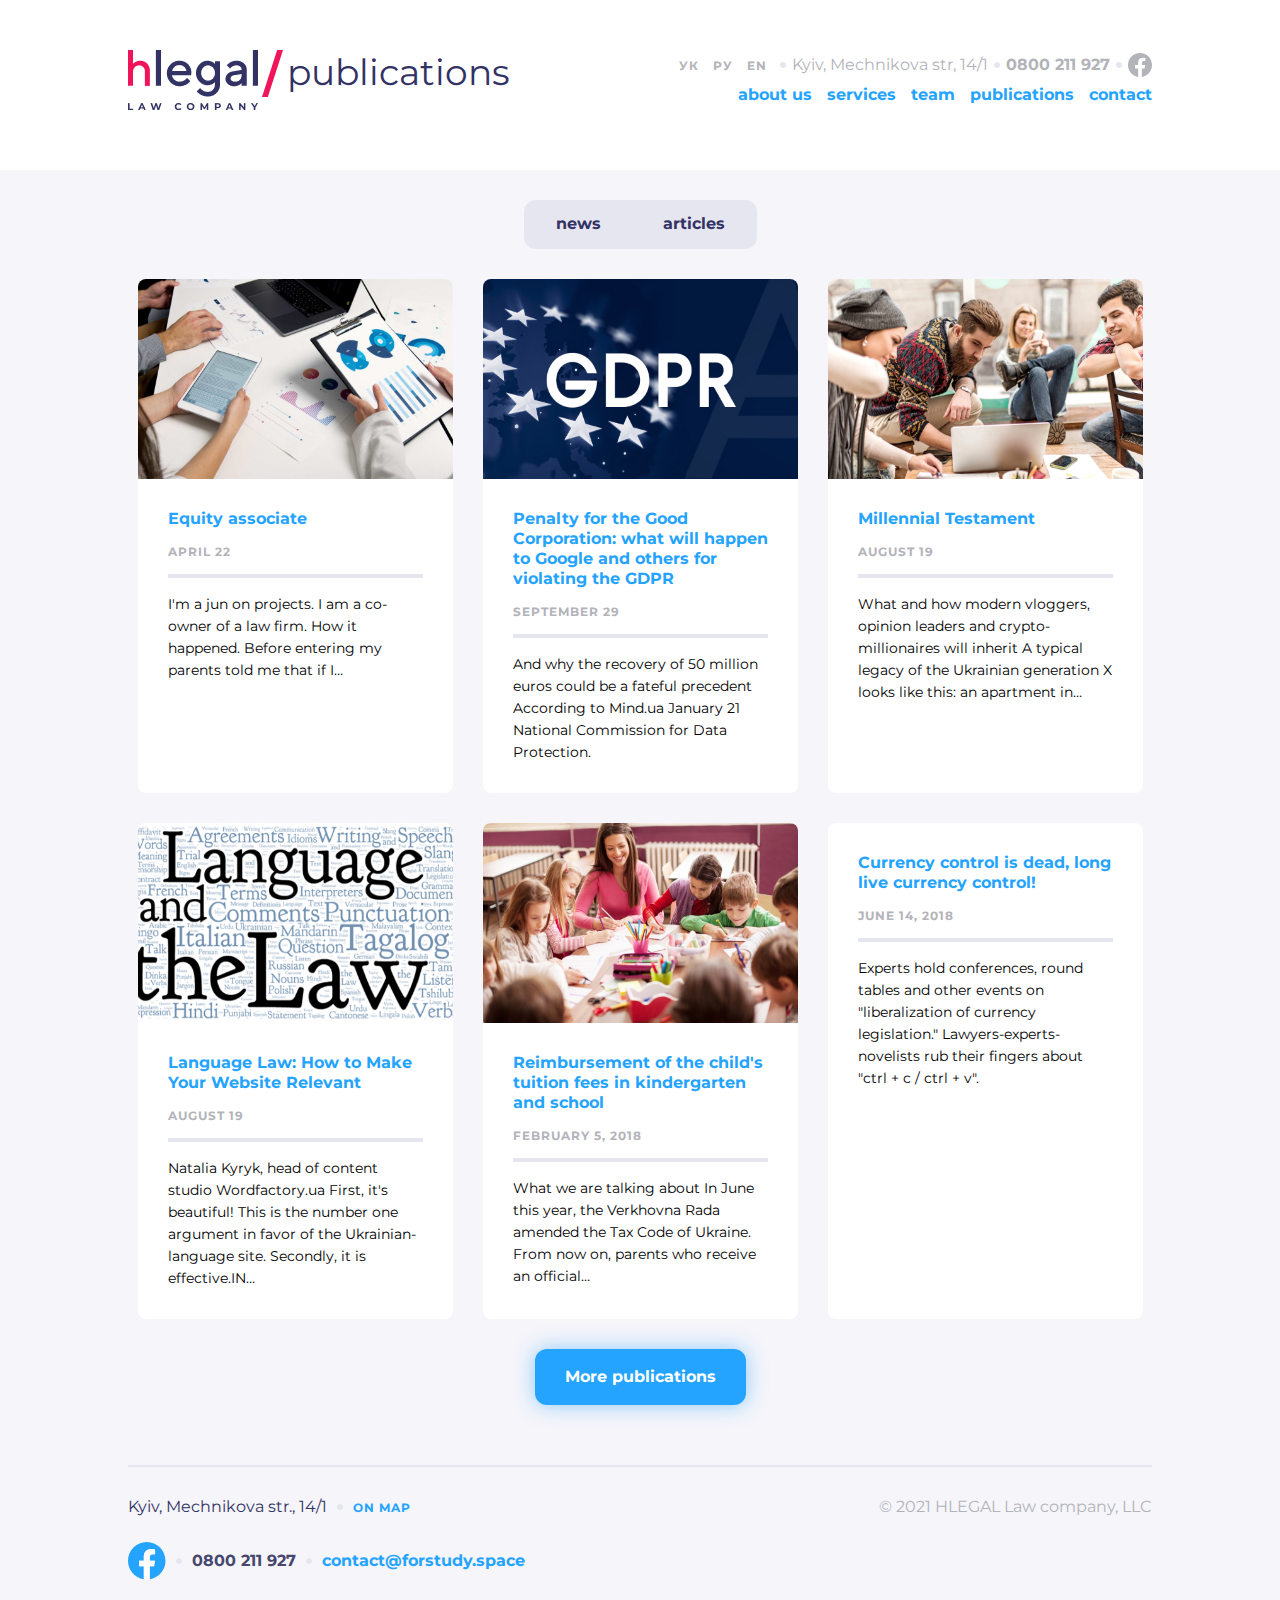
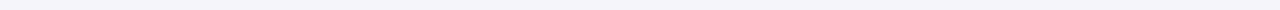
<file: index.html>
<!DOCTYPE html>
<html lang="ru">

<head>
    <meta charset="UTF-8">
    <meta http-equiv="X-UA-Compatible" content="IE=edge">
    <meta name="viewport" content="width=device-width, initial-scale=1.0">
    <title>HW16_Lesson_19</title>
    <link rel="stylesheet" href="./css/style.css">
    <link rel="stylesheet" href="./css/media.css">
</head>

<body class="flex flex-col min-h-screen">
    <header class="header">
        <div class="container">
            <div class="wrapper flex justify-between wrap">
                <div class="up-header flex items-center">
                    <div class="flex items-center">
                        <form class="form-languages ">
                            <label>
                                <input type="radio" name="lang">
                                <span class="language">УК</span>
                            </label>
                        </form>
                        <form class="form-languages">
                            <label>
                                <input type="radio" name="lang">
                                <span class="language">РУ</span>
                            </label>
                        </form>
                        <form class="form-languages">
                            <label>
                                <input type="radio" name="lang">
                                <span class="language">EN</span>
                            </label>
                        </form>
                    </div>
                    <div class="contacts flex items-center">
                        <span class="dot"></span>
                        <span class="adress">Kyiv, Mechnikova str, 14/1</span>
                        <span class="dot"></span>
                        <a href="tel:0800211927" class="tel">0800 211 927</a>
                        <span class="dot"></span>
                        <a href="https://www.facebook.com/" target="_blank" rel="nofollow noopener">
                            <svg width="24" height="24" viewBox="0 0 24 24" fill="currentColor"
                                xmlns="http://www.w3.org/2000/svg">
                                <path
                                    d="M24 12.0733C24 5.40541 18.6274 0 12 0C5.37258 0 0 5.40541 0 12.0733C0 18.0995 4.38823 23.0943 10.125 24V15.5633H7.07813V12.0733H10.125V9.41343C10.125 6.38755 11.9165 4.71615 14.6576 4.71615C15.9705 4.71615 17.3438 4.95195 17.3438 4.95195V7.92313H15.8306C14.3399 7.92313 13.875 8.85379 13.875 9.80857V12.0733H17.2031L16.6711 15.5633H13.875V24C19.6118 23.0943 24 18.0995 24 12.0733Z"
                                    fill="currentColor" />
                            </svg>
                        </a>
                    </div>
                </div>
                <div class="logo flex">
                    <img src="./images/Logo.png" alt="Logo">
                    <svg class="slash" width="21" height="47" viewBox="0 0 21 47" fill="none"
                        xmlns="http://www.w3.org/2000/svg">
                        <path fill-rule="evenodd" clip-rule="evenodd" d="M15.1752 0H21L5.82482 47H0L15.1752 0Z"
                            fill="#F0145A" />
                    </svg>
                    <span class="text-logo">publications</span>
                </div>
                <div class="burger-menu flex items-center">
                    <input type="checkbox" class="checkbox">
                    <p class="burger">
                        <span></span>
                        <span></span>
                        <span></span>
                        <span></span>
                    </p>
                    <nav class="nav">
                        <ul class="links">
                            <li><a href="#" class="link">about us</a></li>
                            <li><a href="#" class="link background">services</a></li>
                            <li><a href="#" class="link background">team</a></li>
                            <li><a href="#" class="link background">publications</a></li>
                            <li><a href="#" class="link background">contact</a></li>
                        </ul>
                    </nav>
                </div>
            </div>
        </div>
    </header>
    <main class="flex-1">
        <section class="publications">
            <div class="container line">
                <div class="wrapper flex flex-col">
                    <div class="btn-center flex">
                        <div class="btn-wrapper flex">
                            <form class="btn-form">
                                <label>
                                    <input type="radio" name="news">
                                    <span class="btn">news</span>
                                </label>
                            </form>
                            <form class="btn-form">
                                <label>
                                    <input type="radio" name="news">
                                    <span class="btn">articles</span>
                                </label>
                            </form>
                        </div>
                    </div>
                    <div class="card-wrapper flex justify-between wrap">
                        <div class="card">
                            <img src="./images/meeting.jpg" alt="meeting">
                            <div class="card-text">
                                <a href="#">
                                    <h3>Equity associate</h3>
                                </a>
                                <p class="data">April 22</p>
                                <a href="#" class="description">
                                    <p>I'm a jun on projects. I am a co-owner of a law firm. How it happened.
                                        Before entering my parents told me that if I…
                                    </p>
                                </a>
                            </div>
                        </div>
                        <div class="card">
                            <img src="./images/gdpr.jpg" alt="picture">
                            <div class="card-text">
                                <a href="#">
                                    <h3>Penalty for the Good Corporation: what will happen to Google and others for
                                        violating the GDPR</h3>
                                </a>
                                <p class="data">September 29</p>
                                <a href="#" class="description">
                                    <p>
                                        And why the recovery of 50 million euros could be a fateful precedent
                                        According to Mind.ua January 21 National Commission for Data Protection.
                                    </p>
                                </a>
                            </div>
                        </div>
                        <div class="card">
                            <img src="./images/meeting2.jpg" alt="meeting">
                            <div class="card-text">
                                <a href="#">
                                    <h3>Millennial Testament</h3>
                                </a>
                                <p class="data">August 19</p>
                                <a href="#" class="description">
                                    <p>
                                        What and how modern vloggers, opinion leaders and crypto-millionaires will
                                        inherit A
                                        typical
                                        legacy of the Ukrainian generation X looks like this: an apartment in…
                                    </p>
                                </a>
                            </div>
                        </div>
                        <div class="card">
                            <img src="./images/leters.jpg" alt="leters">
                            <div class="card-text">
                                <a href="#">
                                    <h3>Language Law: How to Make Your Website Relevant</h3>
                                </a>
                                <p class="data">August 19</p>
                                <a href="#" class="description">
                                    <p>
                                        Natalia Kyryk, head of content studio Wordfactory.ua First, it's beautiful! This
                                        is the number one argument in favor of the Ukrainian-language site. Secondly, it
                                        is effective.IN…
                                    </p>
                                </a>
                            </div>
                        </div>
                        <div class="card">
                            <img src="./images/meeting3.jpg" alt="meeting">
                            <div class="card-text">
                                <a href="#">
                                    <h3>Reimbursement of the child's tuition fees in kindergarten and school</h3>
                                </a>
                                <p class="data">February 5, 2018</p>
                                <a href="#" class="description">
                                    <p>
                                        What we are talking about In June this year, the Verkhovna Rada amended the Tax
                                        Code of Ukraine. From now on, parents who receive an official…
                                    </p>
                                </a>
                            </div>
                        </div>
                        <div class="card">
                            <div class="card-text">
                                <a href="#">
                                    <h3>Currency control is dead, long live currency control!</h3>
                                </a>
                                <p class="data">June 14, 2018</p>
                                <a href="#" class="description">
                                    <p>
                                        Experts hold conferences, round tables and other events on "liberalization of
                                        currency legislation." Lawyers-experts-novelists rub their fingers about "ctrl +
                                        c / ctrl + v".
                                    </p>
                                </a>
                            </div>
                        </div>
                    </div>
                    <a href="#" class="btn-center flex">
                        <p class="btn btn-blue">More publications</p>
                    </a>
                </div>
            </div>
        </section>
    </main>
    <footer class="footer">
        <div class="container">
            <div class="wrapper flex flex-col items-center wrap">
                <div class="adress-footer flex items-center">
                    <span class="adress">Kyiv, Mechnikova str., 14/1</span>
                    <span class="dot"></span>
                    <a href="https://goo.gl/maps/D9Z2hyHaym2jxvPWA" class="map" target="_blank"
                        rel="nofollow noopener">On map</a>
                </div>
                <div class="contacts flex flex-col items-center">
                    <a href="https://www.facebook.com/" target="_blank" rel="nofollow noopener">
                        <svg xmlns="http://www.w3.org/2000/svg" width="38" height="38" data-name="Ebene 1"
                            viewBox="0 0 1038 1038">
                            <path fill="currentColor"
                                d="M1024,512C1024,229.23016,794.76978,0,512,0S0,229.23016,0,512c0,255.554,187.231,467.37012,432,505.77777V660H302V512H432V399.2C432,270.87982,508.43854,200,625.38922,200,681.40765,200,740,210,740,210V336H675.43713C611.83508,336,592,375.46667,592,415.95728V512H734L711.3,660H592v357.77777C836.769,979.37012,1024,767.554,1024,512Z" />
                            <path fill="#fff"
                                d="M711.3,660,734,512H592V415.95728C592,375.46667,611.83508,336,675.43713,336H740V210s-58.59235-10-114.61078-10C508.43854,200,432,270.87982,432,399.2V512H302V660H432v357.77777a517.39619,517.39619,0,0,0,160,0V660Z" />
                        </svg>
                    </a>
                    <span class="dot"></span>
                    <a href="tel:0800211927" class="tel">0800 211 927</a>
                    <span class="dot"></span>
                    <a href="mailto:contact@forstudy.space" class="mail">contact@forstudy.space</a>
                </div>
                <p class="copyright text-center">© 2021 HLEGAL Law company, LLC</p>
            </div>
        </div>
    </footer>
</body>

</html>
</file>
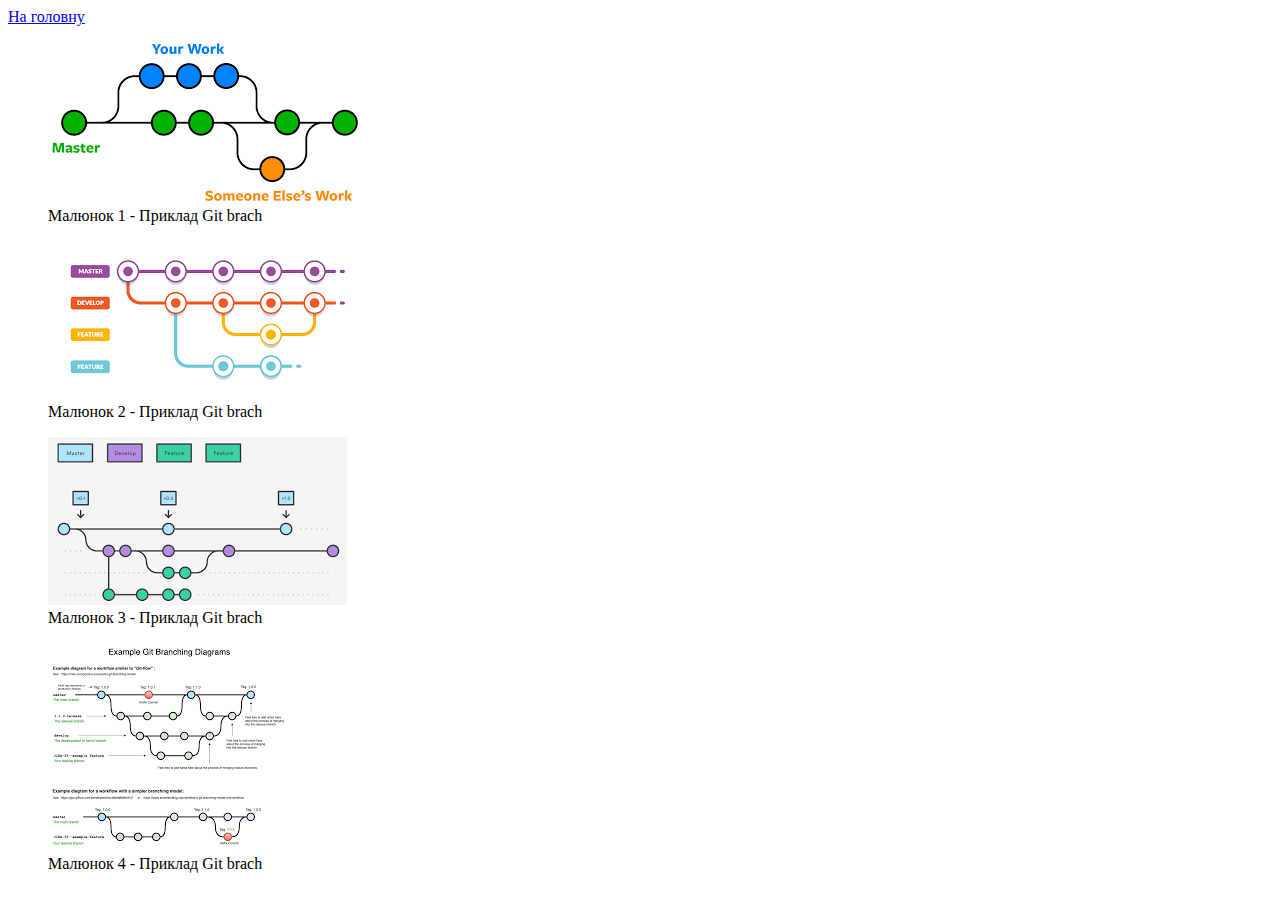
<file: gallery.html>
<!DOCTYPE html>
<html lang="ru">

<head>
    <meta charset="UTF-8">
    <meta http-equiv="X-UA-Compatible" content="IE=edge">
    <meta name="viewport" content="width=device-width, initial-scale=1.0">
    <title>Галерея</title>
</head>

<body>
    <header>
        <a href="index.html">На головну</a>
    </header>
    <main>
        <figure>
            <img src="./Images/git_branch.png" alt="Приклад Git brach">
            <figcaption>
                Малюнок 1 - Приклад Git brach
            </figcaption>
        </figure>
        <figure>
            <img src="./Images/git_branch1.png" alt="Приклад Git brach">
            <figcaption>
                Малюнок 2 - Приклад Git brach
            </figcaption>
        </figure>
        <figure>
            <img src="./Images/git_branch2.png" alt="Приклад Git brach">
            <figcaption>
                Малюнок 3 - Приклад Git brach
            </figcaption>
        </figure>
        <figure>
            <img src="./Images/git_branch3.png" alt="Приклад Git brach">
            <figcaption>
                Малюнок 4 - Приклад Git brach
            </figcaption>
        </figure>
    </main>
</body>

</html>
</file>
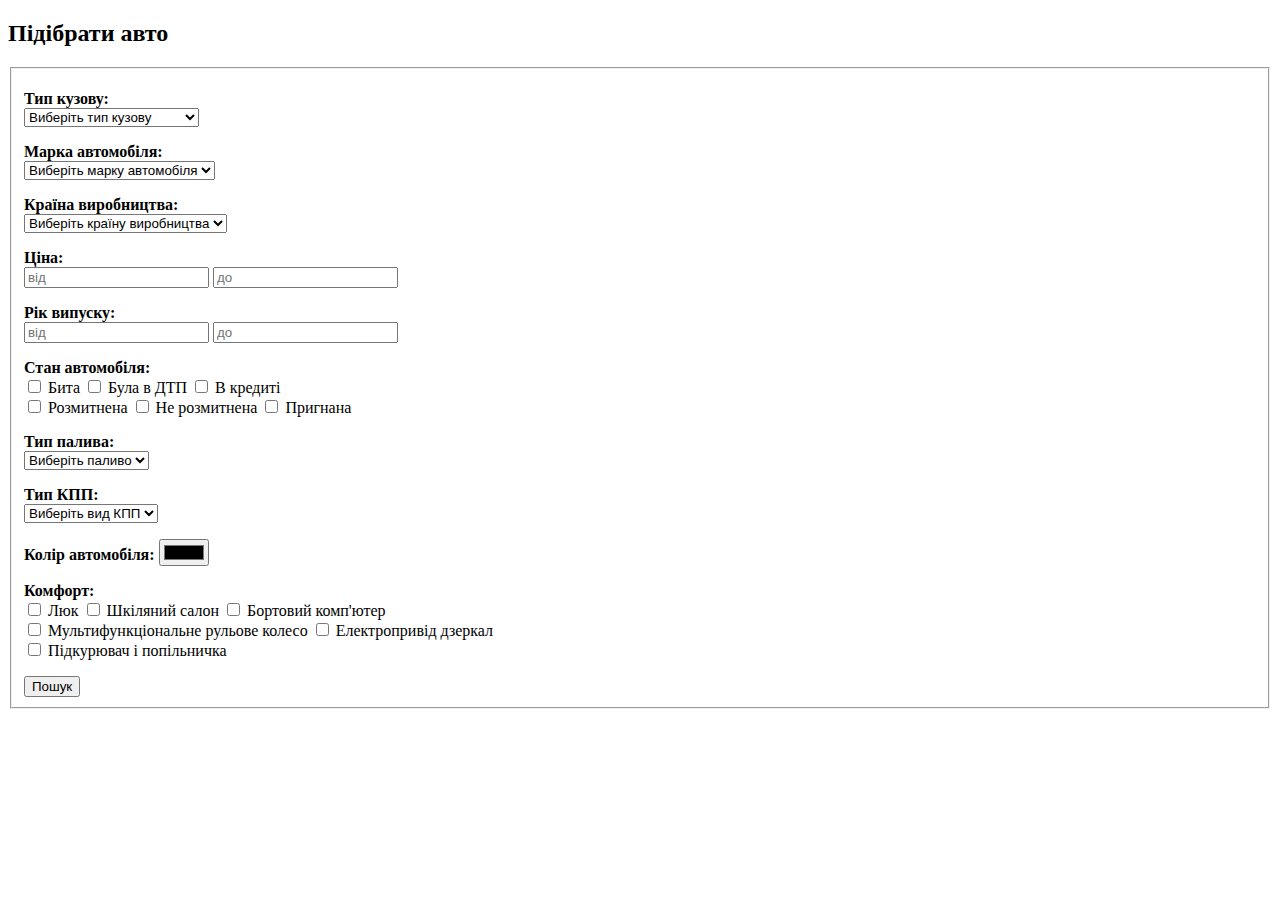
<file: search.html>
<!DOCTYPE html>
<html lang="ru">

<head>
    <meta charset="UTF-8">
    <meta http-equiv="X-UA-Compatible" content="IE=edge">
    <meta name="viewport" content="width=device-width, initial-scale=1.0">
    <title>Document</title>
</head>

<body>
    <main>
        <section>
            <h2>Підібрати авто</h2>
            <fieldset>
                <form action="https://fom.in.ua/echo" method="post">
                    <p>
                        <label><b>Тип кузову:</b><br>
                            <select name="Type of body" id="Body">
                                <option value="0" selected>Виберіть тип кузову</option>
                                <option value="sedan">Седан</option>
                                <option value="hatchback">Хетчбек</option>
                                <option value="SUV">Позашляховик/Кросовер</option>
                                <option value="miniven">Мінівен</option>
                                <option value="yniversal">Універсал</option>
                                <option value="coup">Купе</option>
                                <option value="pick-Up">Пікап</option>
                            </select>
                        </label>
                    </p>
                    <p>
                        <label><b>Марка автомобіля:</b><br>
                            <select name="Brand of car" id="Brand">
                                <option value="0" selected disabled>Виберіть марку автомобіля</option>
                                <option value="audi">Audi</option>
                                <option value="ford">Ford</option>
                                <option value="volvo">Volvo</option>
                                <option value="land rover">Land Rover</option>
                                <option value="jaguar">Jaguar</option>
                                <option value="porche">Porche</option>
                                <option value="MG">Morris Garage</option>
                            </select>
                        </label>
                    </p>
                    <p>
                        <label><b>Країна виробництва:</b><br>
                            <select name="Country of produce" id="Country">
                                <option value="0" selected disabled>Виберіть країну виробництва</option>
                                <option value="Germany">Germany</option>
                                <option value="America">America</option>
                                <option value="India">India</option>
                                <option value="Spain">Spain</option>
                                <option value="Italy">Italy</option>
                                <option value="Ukraine">Ukraine</option>
                                <option value="Great Britan">Great Britan</option>
                            </select>
                        </label>
                    </p>
                    <p>
                        <label><b>Ціна:</b><br>
                            <input type="number" min="1" placeholder="від" name="Price from">
                        </label>
                        <label>
                            <input type="number" min="1" placeholder="до" name="Price till">
                        </label>
                    </p>
                    <p>
                        <label><b>Рік випуску:</b><br>
                            <input type="number" placeholder="від" name="Year from">
                        </label>
                        <label>
                            <input type="number" placeholder="до" name="Year till">
                        </label>
                    </p>
                    <p>
                        <span><b>Стан автомобіля:</b></span><br>
                        <label>
                            <input type="checkbox" name="Бита">
                            <span>Бита</span>
                        </label>
                        <label>
                            <input type="checkbox" name="Була в ДТП">
                            <span>Була в ДТП</span>
                        </label>
                        <label>
                            <input type="checkbox" name="В кредиті">
                            <span>В кредиті</span>
                        </label><br>
                        <label>
                            <input type="checkbox" name="Розмитнена">
                            <span>Розмитнена</span>
                        </label>
                        <label>
                            <input type="checkbox" name="Не розмитнена">
                            <span>Не розмитнена</span>
                        </label>
                        <label>
                            <input type="checkbox" name="Пригнана">
                            <span>Пригнана</span>
                        </label>
                    </p>
                    <p>
                        <label><b>Тип палива:</b><br>
                            <select name="Type of fuil" id="Fuil">
                                <option value="0" selected disabled>Виберіть паливо</option>
                                <option value="Disel">Дизель</option>
                                <option value="Petrol">Бензин</option>
                                <option value="Gas/Petrol">Газ/Бензин</option>
                                <option value="Electro">Електро</option>
                                <option value="Hybrid">Гібрид</option>
                            </select>
                        </label>
                    </p>
                    <p>
                        <label><b>Тип КПП:</b><br>
                            <select name="Type of Gear" id="Gear">
                                <option value="0" selected disabled>Виберіть вид КПП</option>
                                <option value="Manual">Ручна/Механічна</option>
                                <option value="Auto">Автоматична</option>
                                <option value="Variator">Варіатор</option>
                                <option value="Robot">Робот</option>
                            </select>
                        </label>
                    </p>
                    <p>
                        <label>
                            <span><b>Колір автомобіля:</b></span>
                            <input type="color" name="Колір">
                        </label>
                    </p>
                    <p>
                        <span><b>Комфорт:</b></span><br>
                        <label>
                            <input type="checkbox" name="Люк">
                            <span>Люк</span>
                        </label>
                        <label>
                            <input type="checkbox" name="Шкіляний салон">
                            <span>Шкіляний салон</span>
                        </label>
                        <label>
                            <input type="checkbox" name="Бортовий комп'ютер">
                            <span>Бортовий комп'ютер</span>
                        </label><br>
                        <label>
                            <input type="checkbox" name="Мультифункціональне рульове колесо">
                            <span>Мультифункціональне рульове колесо</span>
                        </label>
                        <label>
                            <input type="checkbox" name="Електропривід дзеркал">
                            <span>Електропривід дзеркал</span>
                        </label><br>
                        <label>
                            <input type="checkbox" name="Підкурювач і попільничка">
                            <span>Підкурювач і попільничка</span>
                        </label>
                    </p>
                    <button>Пошук</button>
                </form>
            </fieldset>
        </section>
    </main>

</body>

</html>
</file>
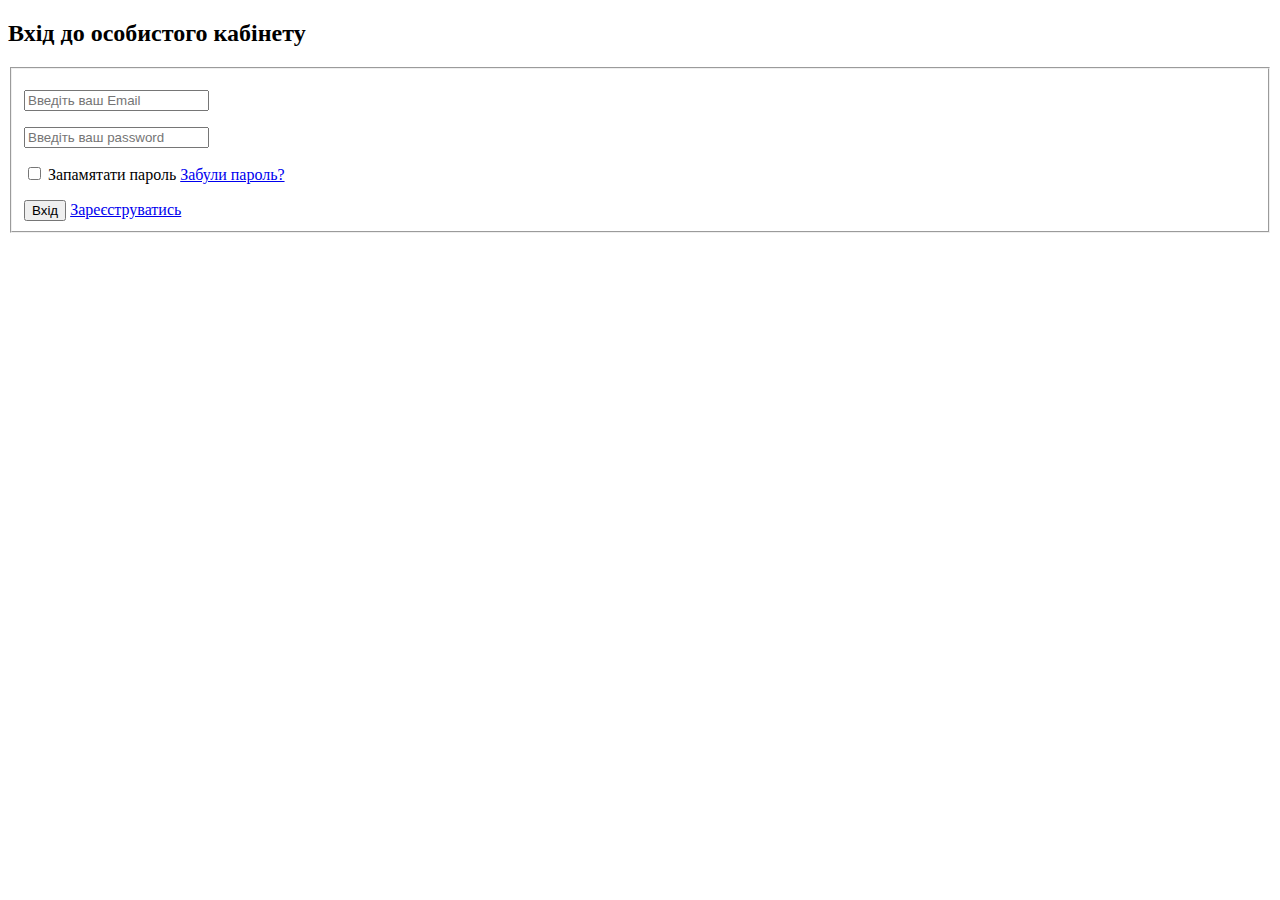
<file: second_page.html>
<!DOCTYPE html>
<html lang="en">

<head>
    <meta charset="UTF-8">
    <meta http-equiv="X-UA-Compatible" content="IE=edge">
    <meta name="viewport" content="width=device-width, initial-scale=1.0">
    <title>Document</title>
</head>

<body>
    <main>
        <section>
            <h2> Вхід до особистого кабінету</h2>
            <fieldset>
                <form action="https://fom.in.ua/echo" method="get">
                    <p>
                        <label>
                            <input type="text" placeholder="Введіть ваш Email" name="Login" required />
                        </label>
                    </p>
                    <p>
                        <label>
                            <input type="password" placeholder="Введіть ваш password" name="password" required />
                        </label>
                    </p>
                    <p>
                        <label>
                            <input type="checkbox" name="remember" />
                            <span>Запамятати пароль</span>
                        </label>
                        <a href="123">Забули пароль?</a>
                    </p>
                    <button type="submit">Вхід</button>
                    <a href="./index.html">Зареєструватись</a>
                </form>
            </fieldset>
        </section>
    </main>

</body>

</html>
</file>
<file: css/media.css>
/* md-устройства (больше или равно 768px) */
@media (min-width: 768px) {
  /* CSS для: 768px <= ширины <= 991px */

  /* ..............first-screen.............. */
  .first-screen {
    padding: 0 0 60px 0;
  }
  .first-screen .wrapper {
    justify-content: space-between;
    gap: 60px;
  }
  .first-screen .title {
    font-size: 38px;
    line-height: 46px;
    margin-bottom: 60px;
  }
  .first-screen .card img {
    max-width: 294px;
    height: 400px;
    object-fit: cover;
  }
}

/* lg-устройства (больше или равно 992px) */
@media (min-width: 1024px) {
  /* CSS для: 992px <= ширины <= 1119px */

  /* ..............first-screen.............. */
  .first-screen .wrapper {
    justify-content: space-between;
    gap: 60px;
  }

  .first-screen .title {
    margin: 0 120px 60px 120px;
  }

  .first-screen .card img {
    max-width: 261px;
  }
}

/* xl-устройства (больше или равно 1200px) */
@media (min-width: 1440px) {
  /* CSS для: ширины >= 1200px */

  .first-screen .title {
    margin: 0 120px 60px 120px;
  }

  .first-screen .card img {
    max-width: 400px;
  }
}
/* xxl-устройства (больше или равно 1600px) */
@media (min-width: 1920px) {
  /* CSS для: ширины >= 1200px */

  .first-screen .card img {
    min-width: 493px;
  }
}
</file>
<file: css/style.css>
@import url(../css/reset.css);
@import url(../css/header.css);
@import url(../css/footer.css);

.text-center {
  text-align: center;
}
.flex {
  display: flex;
}
.flex-col {
  flex-direction: column;
}
.flex-1 {
  flex: 1;
}
.min-h-screen {
  min-height: 100vh;
}
.items-center {
  align-items: center;
}
.justify-between {
  justify-content: space-between;
}
.wrap {
  flex-wrap: wrap;
}

/* .................................... */
.publications {
  background-color: #f5f5fa;
  padding: 30px 30px 0 30px;
}
.line::after {
  content: "";
  display: block;
  min-width: 315px;
  height: 2px;
  background-color: #e6e6f0;
  margin-top: 60px;
}
.btn-center {
  justify-content: center;
}
.btn-wrapper {
  background-color: #e6e6f0;
  border-radius: 12px;
  margin-bottom: 30px;
  padding: 2px;
  max-width: 233px;
  gap: 2px;
  position: relative;
}
.btn-form input {
  position: fixed;
  opacity: 0;
}
.btn-form {
  padding: 8px 30px 10px 30px;
  border-radius: 10px;

  border: none;
}
.btn {
  font: inherit;
  line-height: 20px;
  text-align: center;
  cursor: pointer;
  color: #323264;
}
.btn-wrapper input:focus ~ .btn {
  background-color: #ffffff;
  padding: 8px 30px 10px 30px;
  border-radius: 10px;
}

.btn-form:hover {
  background-color: #f5f5fa;
}

/* ..................................... */
.card-wrapper {
  gap: 30px;
  justify-content: center;
}
.card {
  max-width: 315px;
  min-height: max-content;
  background-color: #ffffff;
  border-radius: 8px;
}
.card img {
  display: block;
  border-radius: 8px 8px 0px 0px;
  height: 200px;
}
.card-text {
  margin: 30px;
}
.card h3 {
  font: inherit;
  line-height: 20px;
  color: #24a3ff;
  margin-bottom: 15px;
}
.card h3:hover {
  color: #f0145a;
}

.data {
  font-size: 12px;
  line-height: 15px;
  letter-spacing: 1px;
  text-transform: uppercase;
  color: #b3b3ba;
}
.card .data::after {
  content: "";
  display: block;
  max-width: 255px;
  height: 4px;
  background-color: #e6e6f0;
  margin: 15px 0;
}
.card .description {
  font-weight: 400;
  font-size: 14px;
  line-height: 22px;
  color: #000000;
}
.btn-blue {
  background-color: #24a3ff;
  color: #ffffff;
  box-shadow: 0px 0px 20px rgba(36, 163, 255, 0.5);
  border-radius: 12px;
  padding: 18px 30px;
  border: none;
  margin-top: 30px;
}
.btn-blue:hover {
  background-color: #0085ff;
}
.btn-blue:active {
  background-color: #006ccf;
}
</file>
